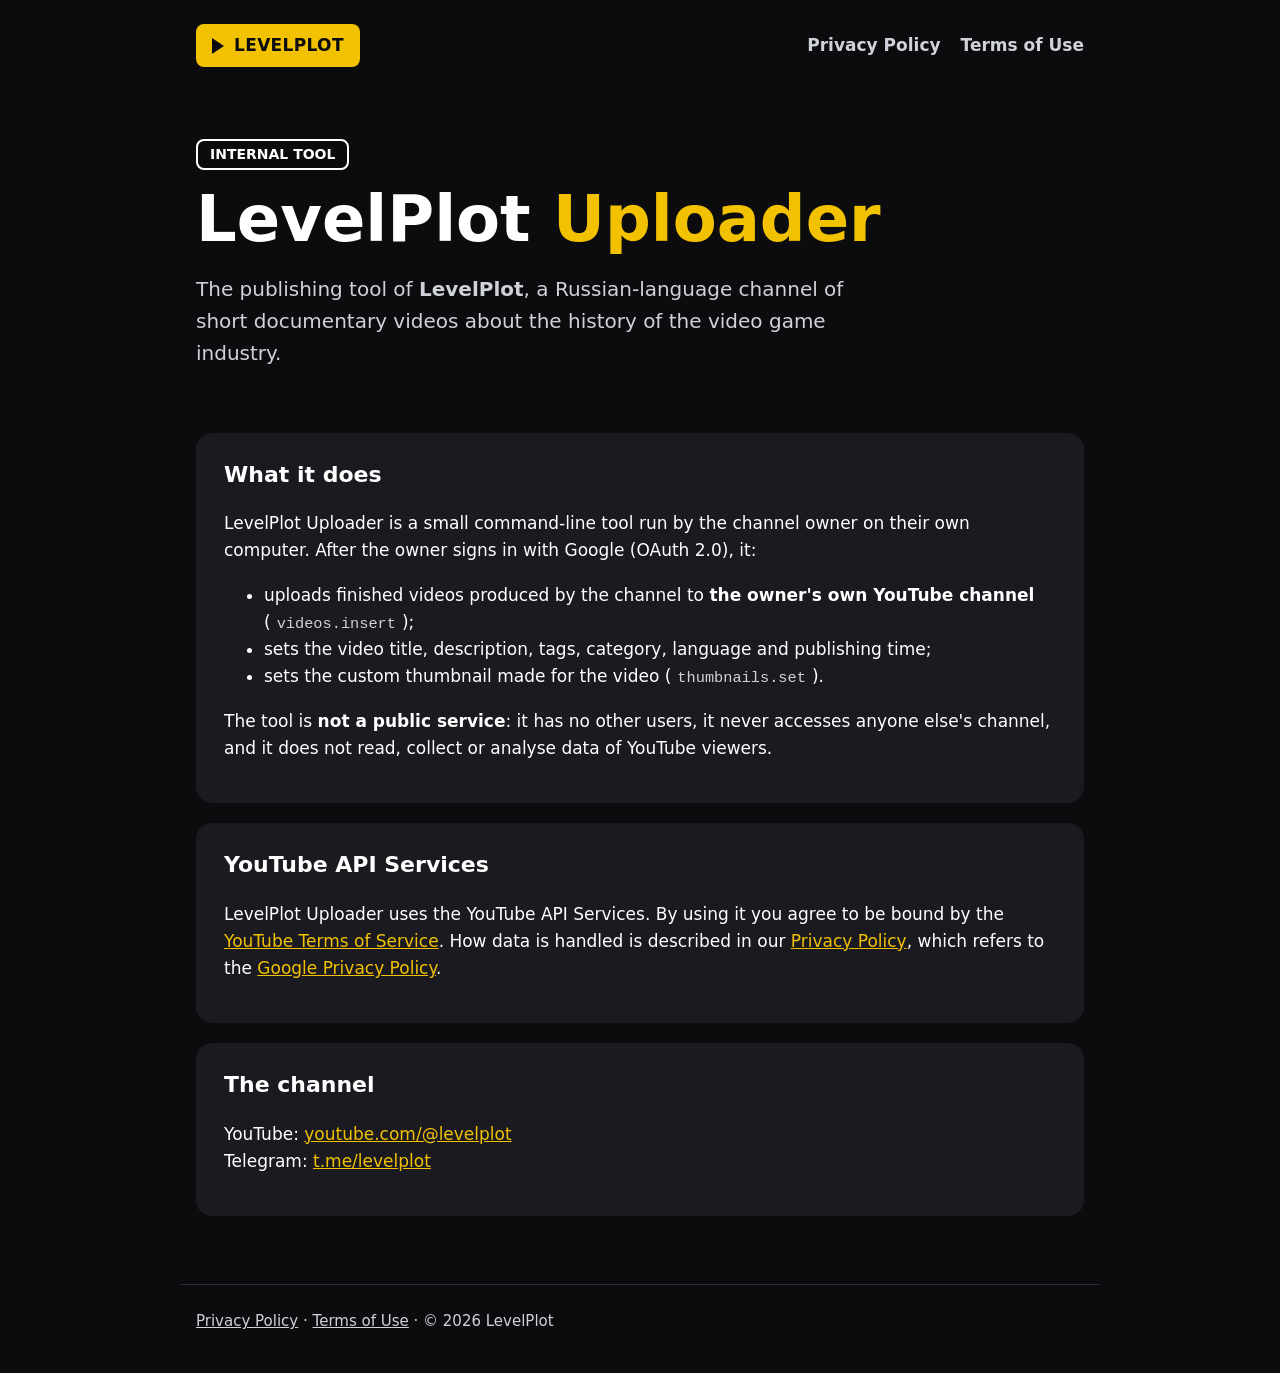
<file: index.html>
<!doctype html>
<html lang="en">
<head>
<meta charset="utf-8">
<meta name="viewport" content="width=device-width, initial-scale=1">
<title>LevelPlot Uploader</title>
<meta name="description" content="LevelPlot Uploader — the internal publishing tool of the LevelPlot video channel.">
<link rel="icon" href="data:image/svg+xml,<svg xmlns='http://www.w3.org/2000/svg' viewBox='0 0 100 100'><rect width='100' height='100' rx='18' fill='%230C0C0E'/><polygon points='30,24 30,76 74,50' fill='%23F2C200'/></svg>">
<link rel="stylesheet" href="style.css">
</head>
<body>
<header class="top">
  <a class="plate" href="./"><span class="tri"></span>LEVELPLOT</a>
  <nav><a href="privacy.html">Privacy Policy</a><a href="terms.html">Terms of Use</a></nav>
</header>

<main>
  <section class="hero">
    <p class="chip">INTERNAL TOOL</p>
    <h1>LevelPlot <em>Uploader</em></h1>
    <p class="lead">The publishing tool of <b>LevelPlot</b>, a Russian-language channel of short documentary videos about the history of the video game industry.</p>
  </section>

  <section class="card">
    <h2>What it does</h2>
    <p>LevelPlot Uploader is a small command-line tool run by the channel owner on their own computer. After the owner signs in with Google (OAuth 2.0), it:</p>
    <ul>
      <li>uploads finished videos produced by the channel to <b>the owner's own YouTube channel</b> (<code>videos.insert</code>);</li>
      <li>sets the video title, description, tags, category, language and publishing time;</li>
      <li>sets the custom thumbnail made for the video (<code>thumbnails.set</code>).</li>
    </ul>
    <p>The tool is <b>not a public service</b>: it has no other users, it never accesses anyone else's channel, and it does not read, collect or analyse data of YouTube viewers.</p>
  </section>

  <section class="card">
    <h2>YouTube API Services</h2>
    <p>LevelPlot Uploader uses the YouTube API Services. By using it you agree to be bound by the
      <a href="https://www.youtube.com/t/terms">YouTube Terms of Service</a>. How data is handled is described in our
      <a href="privacy.html">Privacy Policy</a>, which refers to the
      <a href="https://policies.google.com/privacy">Google Privacy Policy</a>.</p>
  </section>

  <section class="card">
    <h2>The channel</h2>
    <p>YouTube: <a href="https://www.youtube.com/@levelplot">youtube.com/@levelplot</a><br>
       Telegram: <a href="https://t.me/levelplot">t.me/levelplot</a></p>
  </section>
</main>

<footer>
  <a href="privacy.html">Privacy Policy</a> · <a href="terms.html">Terms of Use</a> · © 2026 LevelPlot
</footer>
</body>
</html>
</file>
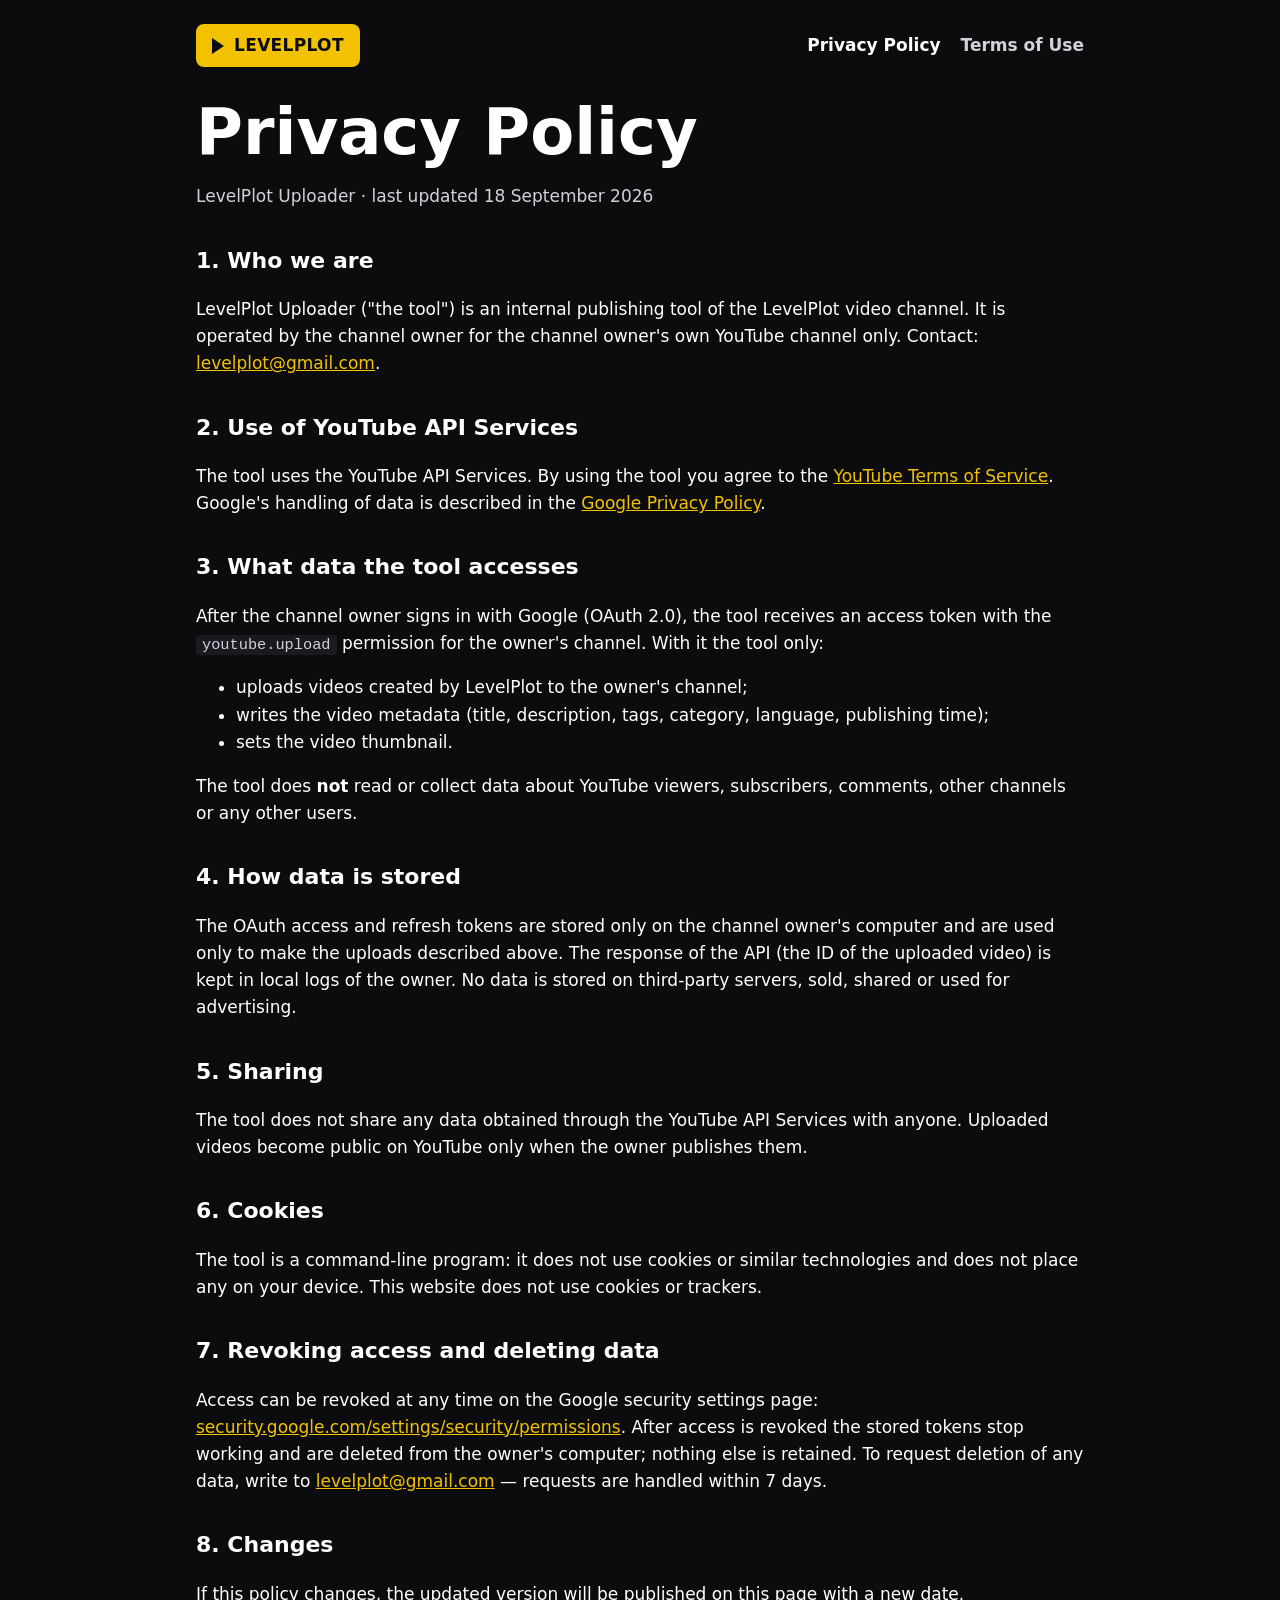
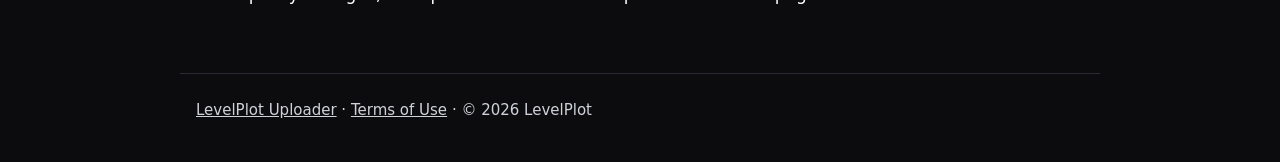
<file: privacy.html>
<!doctype html>
<html lang="en">
<head>
<meta charset="utf-8">
<meta name="viewport" content="width=device-width, initial-scale=1">
<title>Privacy Policy · LevelPlot Uploader</title>
<link rel="icon" href="data:image/svg+xml,<svg xmlns='http://www.w3.org/2000/svg' viewBox='0 0 100 100'><rect width='100' height='100' rx='18' fill='%230C0C0E'/><polygon points='30,24 30,76 74,50' fill='%23F2C200'/></svg>">
<link rel="stylesheet" href="style.css">
</head>
<body>
<header class="top">
  <a class="plate" href="./"><span class="tri"></span>LEVELPLOT</a>
  <nav><a href="privacy.html" aria-current="page">Privacy Policy</a><a href="terms.html">Terms of Use</a></nav>
</header>

<main class="doc">
  <h1>Privacy Policy</h1>
  <p class="muted">LevelPlot Uploader · last updated 18 September 2026</p>

  <h2>1. Who we are</h2>
  <p>LevelPlot Uploader ("the tool") is an internal publishing tool of the LevelPlot video channel. It is operated by the channel owner for the channel owner's own YouTube channel only. Contact: <a href="mailto:levelplot@gmail.com">levelplot@gmail.com</a>.</p>

  <h2>2. Use of YouTube API Services</h2>
  <p>The tool uses the YouTube API Services. By using the tool you agree to the
    <a href="https://www.youtube.com/t/terms">YouTube Terms of Service</a>. Google's handling of data is described in the
    <a href="https://policies.google.com/privacy">Google Privacy Policy</a>.</p>

  <h2>3. What data the tool accesses</h2>
  <p>After the channel owner signs in with Google (OAuth 2.0), the tool receives an access token with the
    <code>youtube.upload</code> permission for the owner's channel. With it the tool only:</p>
  <ul>
    <li>uploads videos created by LevelPlot to the owner's channel;</li>
    <li>writes the video metadata (title, description, tags, category, language, publishing time);</li>
    <li>sets the video thumbnail.</li>
  </ul>
  <p>The tool does <b>not</b> read or collect data about YouTube viewers, subscribers, comments, other channels or any other users.</p>

  <h2>4. How data is stored</h2>
  <p>The OAuth access and refresh tokens are stored only on the channel owner's computer and are used only to make the uploads described above. The response of the API (the ID of the uploaded video) is kept in local logs of the owner. No data is stored on third-party servers, sold, shared or used for advertising.</p>

  <h2>5. Sharing</h2>
  <p>The tool does not share any data obtained through the YouTube API Services with anyone. Uploaded videos become public on YouTube only when the owner publishes them.</p>

  <h2>6. Cookies</h2>
  <p>The tool is a command-line program: it does not use cookies or similar technologies and does not place any on your device. This website does not use cookies or trackers.</p>

  <h2>7. Revoking access and deleting data</h2>
  <p>Access can be revoked at any time on the Google security settings page:
    <a href="https://security.google.com/settings/security/permissions">security.google.com/settings/security/permissions</a>.
    After access is revoked the stored tokens stop working and are deleted from the owner's computer; nothing else is retained.
    To request deletion of any data, write to <a href="mailto:levelplot@gmail.com">levelplot@gmail.com</a> — requests are handled within 7 days.</p>

  <h2>8. Changes</h2>
  <p>If this policy changes, the updated version will be published on this page with a new date.</p>
</main>

<footer>
  <a href="./">LevelPlot Uploader</a> · <a href="terms.html">Terms of Use</a> · © 2026 LevelPlot
</footer>
</body>
</html>
</file>
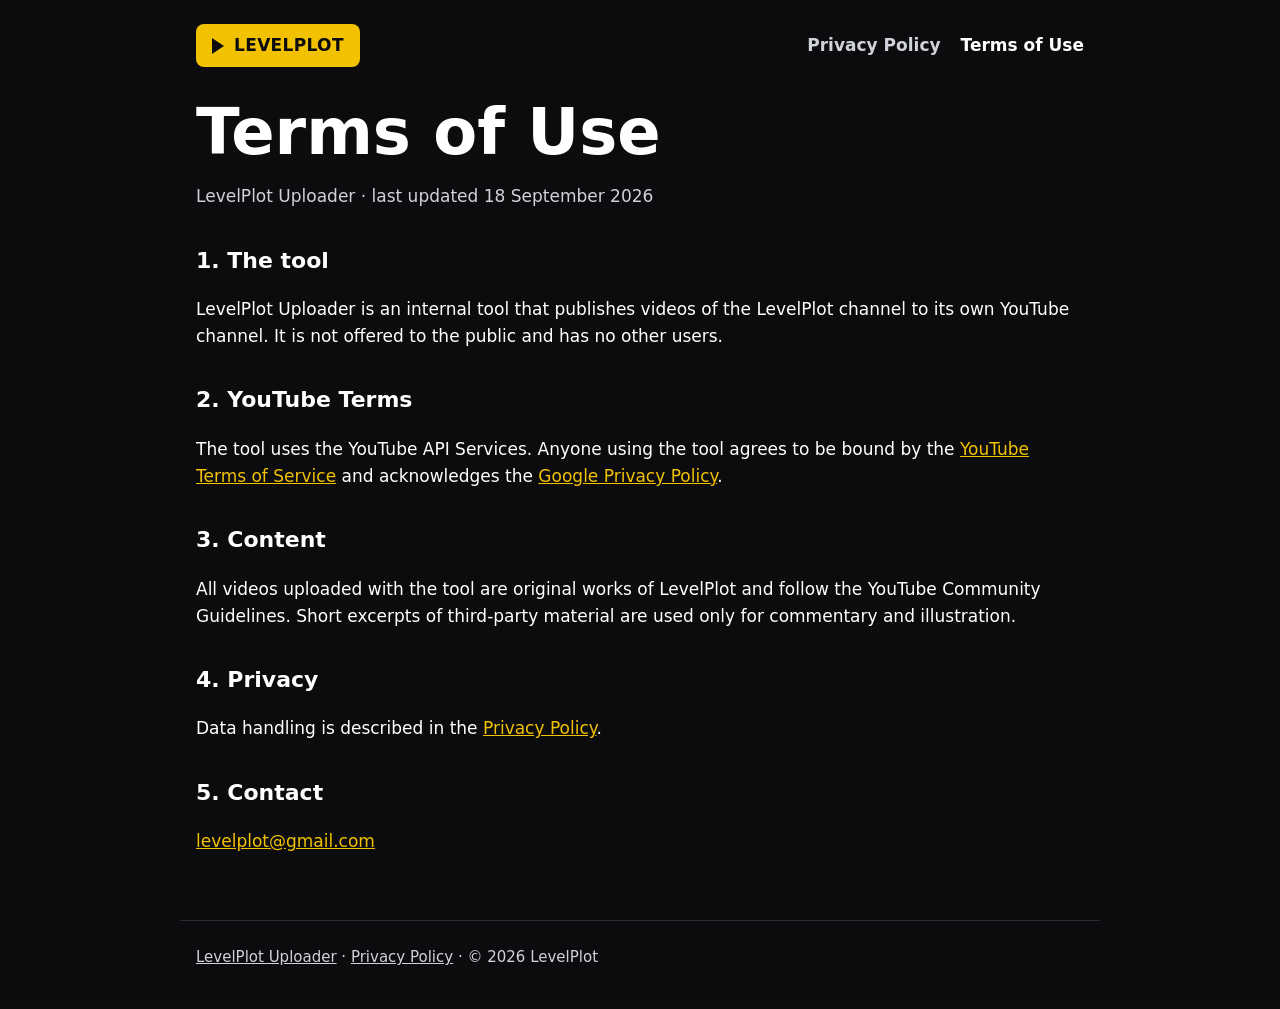
<file: terms.html>
<!doctype html>
<html lang="en">
<head>
<meta charset="utf-8">
<meta name="viewport" content="width=device-width, initial-scale=1">
<title>Terms of Use · LevelPlot Uploader</title>
<link rel="icon" href="data:image/svg+xml,<svg xmlns='http://www.w3.org/2000/svg' viewBox='0 0 100 100'><rect width='100' height='100' rx='18' fill='%230C0C0E'/><polygon points='30,24 30,76 74,50' fill='%23F2C200'/></svg>">
<link rel="stylesheet" href="style.css">
</head>
<body>
<header class="top">
  <a class="plate" href="./"><span class="tri"></span>LEVELPLOT</a>
  <nav><a href="privacy.html">Privacy Policy</a><a href="terms.html" aria-current="page">Terms of Use</a></nav>
</header>

<main class="doc">
  <h1>Terms of Use</h1>
  <p class="muted">LevelPlot Uploader · last updated 18 September 2026</p>

  <h2>1. The tool</h2>
  <p>LevelPlot Uploader is an internal tool that publishes videos of the LevelPlot channel to its own YouTube channel. It is not offered to the public and has no other users.</p>

  <h2>2. YouTube Terms</h2>
  <p>The tool uses the YouTube API Services. Anyone using the tool agrees to be bound by the
    <a href="https://www.youtube.com/t/terms">YouTube Terms of Service</a> and acknowledges the
    <a href="https://policies.google.com/privacy">Google Privacy Policy</a>.</p>

  <h2>3. Content</h2>
  <p>All videos uploaded with the tool are original works of LevelPlot and follow the YouTube Community Guidelines. Short excerpts of third-party material are used only for commentary and illustration.</p>

  <h2>4. Privacy</h2>
  <p>Data handling is described in the <a href="privacy.html">Privacy Policy</a>.</p>

  <h2>5. Contact</h2>
  <p><a href="mailto:levelplot@gmail.com">levelplot@gmail.com</a></p>
</main>

<footer>
  <a href="./">LevelPlot Uploader</a> · <a href="privacy.html">Privacy Policy</a> · © 2026 LevelPlot
</footer>
</body>
</html>
</file>
<file: style.css>
:root {
  --ink: #0c0c0e; --graphite: #1a1a20; --yellow: #f2c200; --white: #ffffff; --soft: #d0d2da; --line: #2a2a32;
  color-scheme: dark;
}
* { box-sizing: border-box; }
body {
  margin: 0; background: var(--ink); color: var(--white);
  font: 17px/1.6 "Montserrat", system-ui, -apple-system, "Segoe UI", sans-serif;
}
a { color: var(--yellow); }
code { background: var(--graphite); padding: 1px 6px; border-radius: 4px; font-size: .9em; color: var(--soft); }
.top {
  display: flex; flex-wrap: wrap; gap: 12px 24px; align-items: center; justify-content: space-between;
  max-width: 920px; margin: 0 auto; padding: 24px 16px;
}
.plate {
  display: inline-flex; align-items: center; gap: 10px; background: var(--yellow); color: var(--ink);
  font-weight: 800; letter-spacing: .02em; padding: 8px 16px; border-radius: 8px; text-decoration: none;
}
.tri { width: 0; height: 0; border-left: 12px solid var(--ink); border-top: 8px solid transparent; border-bottom: 8px solid transparent; }
nav { display: flex; gap: 20px; }
nav a { color: var(--soft); text-decoration: none; font-weight: 600; }
nav a[aria-current="page"], nav a:hover { color: var(--white); }
main { max-width: 920px; margin: 0 auto; padding: 8px 16px 48px; }
.hero { padding: 40px 0 24px; }
.chip { display: inline-block; border: 2px solid var(--white); border-radius: 8px; padding: 2px 12px; font-weight: 800; font-size: 14px; margin: 0 0 16px; }
h1 { font-size: clamp(36px, 7vw, 64px); line-height: 1.05; margin: 0 0 16px; font-weight: 900; }
h1 em { color: var(--yellow); font-style: normal; }
.lead { color: var(--soft); font-size: 20px; max-width: 680px; }
.card { background: var(--graphite); border-radius: 16px; padding: 24px 28px; margin: 20px 0; }
.card h2, .doc h2 { margin-top: 0; font-size: 22px; }
.doc h2 { margin-top: 32px; }
.muted { color: var(--soft); }
footer { max-width: 920px; margin: 0 auto; padding: 24px 16px 40px; color: var(--soft); border-top: 1px solid var(--line); font-size: 15px; }
footer a { color: var(--soft); }
</file>
